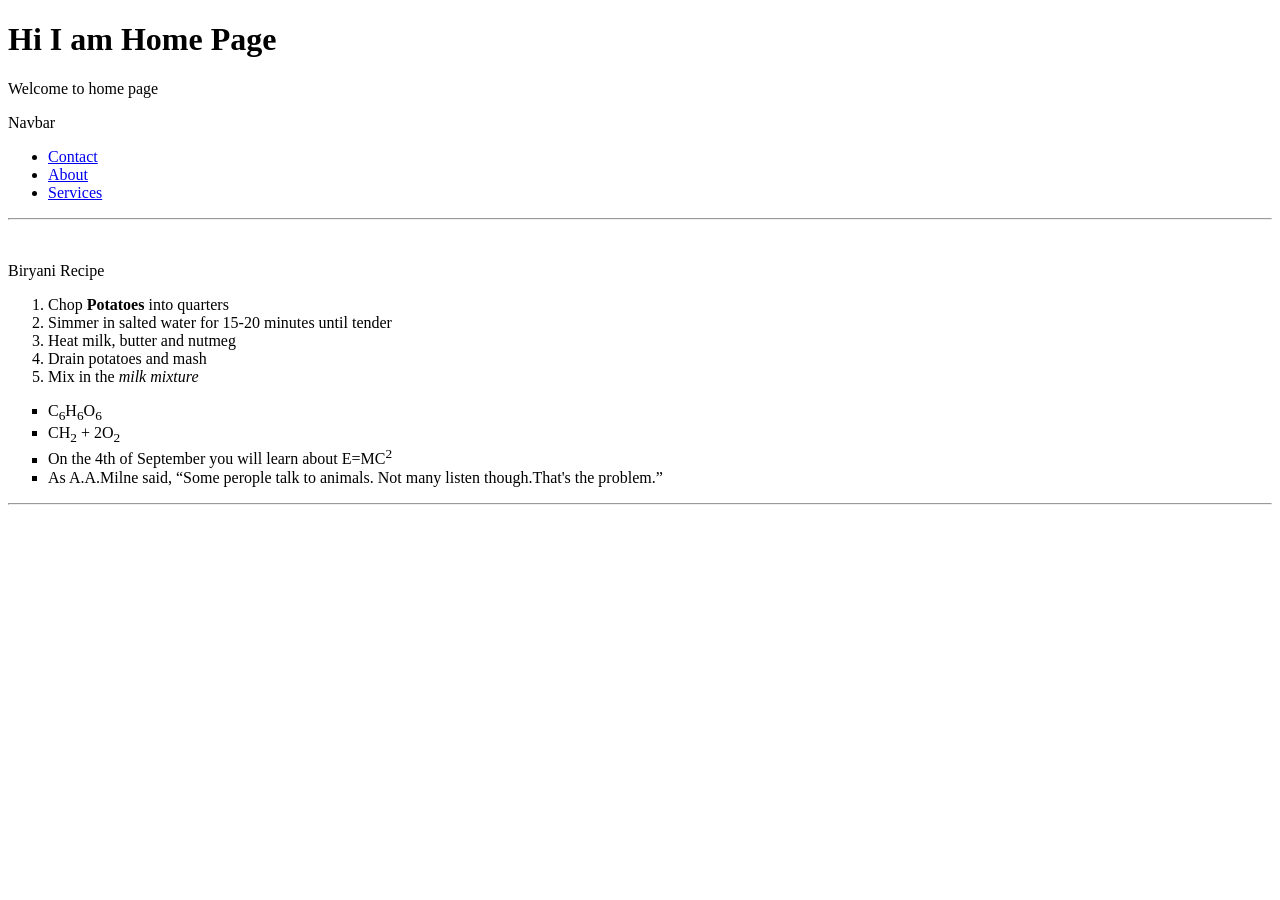
<file: Assignment 1/index.html>
<!doctype html>
<html lang="en">
  <head>
    <meta charset="UTF-8" />
    <meta name="viewport" content="width=device-width, initial-scale=1.0" />
    <title>Umair Homepage</title>
  </head>
  <body>
    <h1>Hi I am Home Page</h1>
    <p>Welcome to home page</p>
    <p>Navbar</p>
    <ul>
      <li><a href="./contact.html">Contact</a></li>
      <li><a href="./about.html">About</a></li>
      <li><a href="./service.html">Services</a></li>
    </ul>
    <hr>
    <br />
    
    
    <p>Biryani Recipe</p>
    <ol>
      <li>Chop <b>Potatoes</b> into quarters</li>
      <li>Simmer in salted water for 15-20 minutes until tender</li>
      <li>Heat milk, butter and nutmeg</li>
      <li>Drain potatoes and mash</li>
      <li>Mix in the <i>milk mixture</i></li>
      </ol>

      <ul type="square">
        <li>C<sub>6</sub>H<sub>6</sub>O<sub>6</sub></li>
        <li>CH<sub>2</sub> + 2O<sub>2</sub></li>
        <li>On the 4th of September you will learn about
            E=MC<sup>2</sup>
        </li>
        <li>As A.A.Milne said,  <q>Some perople talk to animals.
            Not many listen though.That's the problem.</q> 
        </li>
      </ul>
    <hr>
  </body>
</html>
</file>
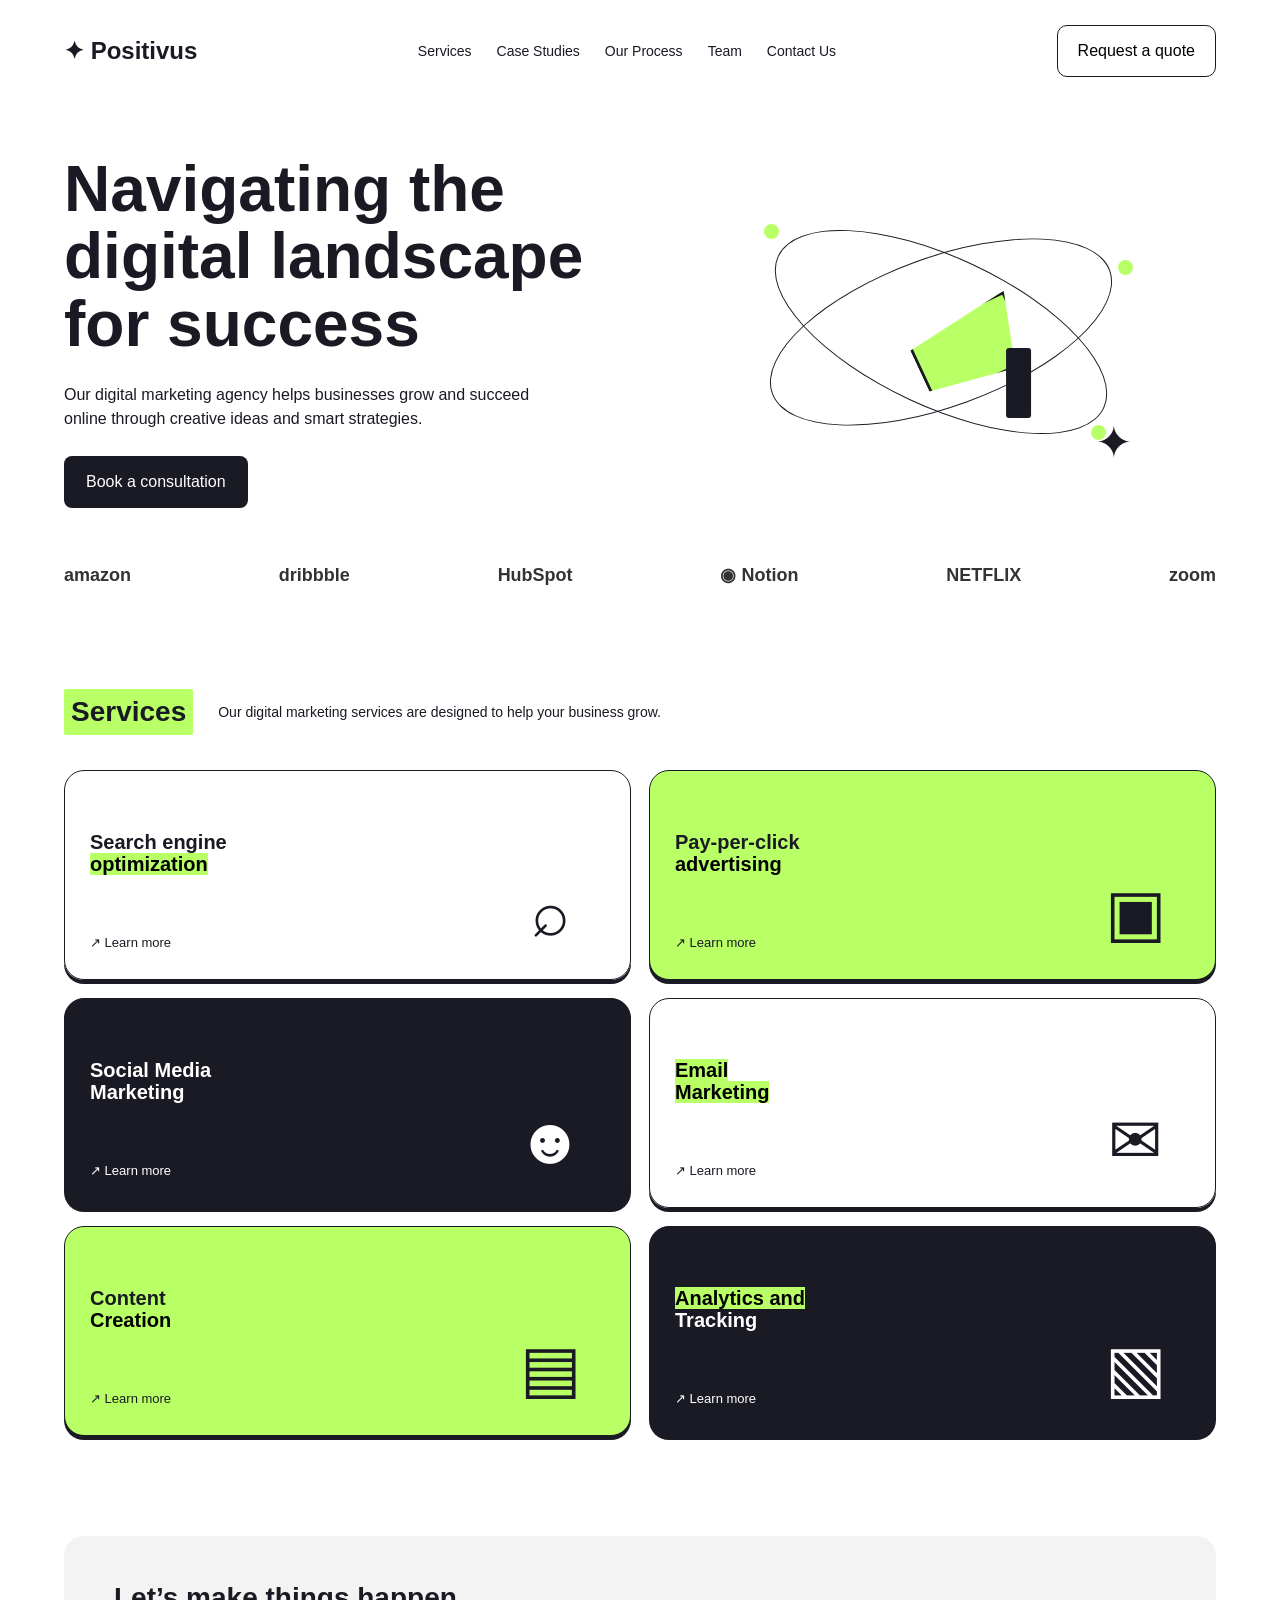
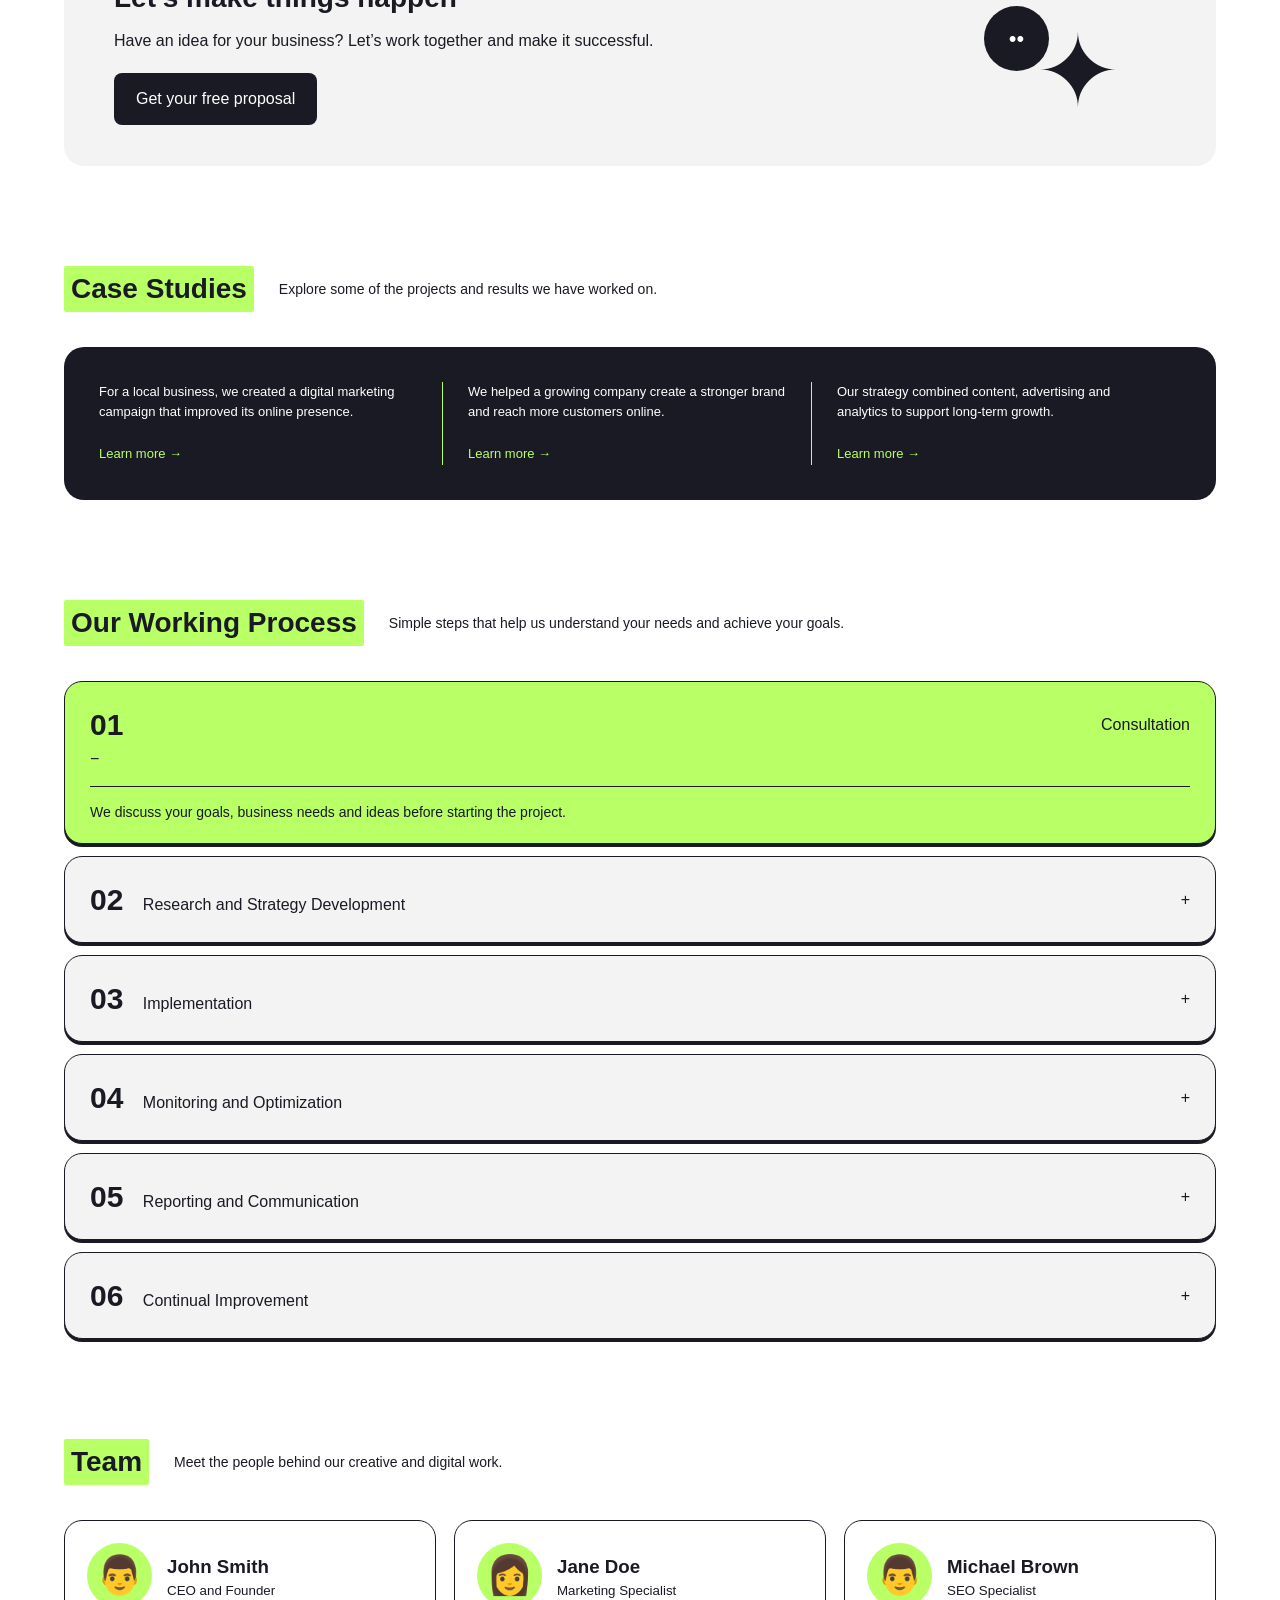
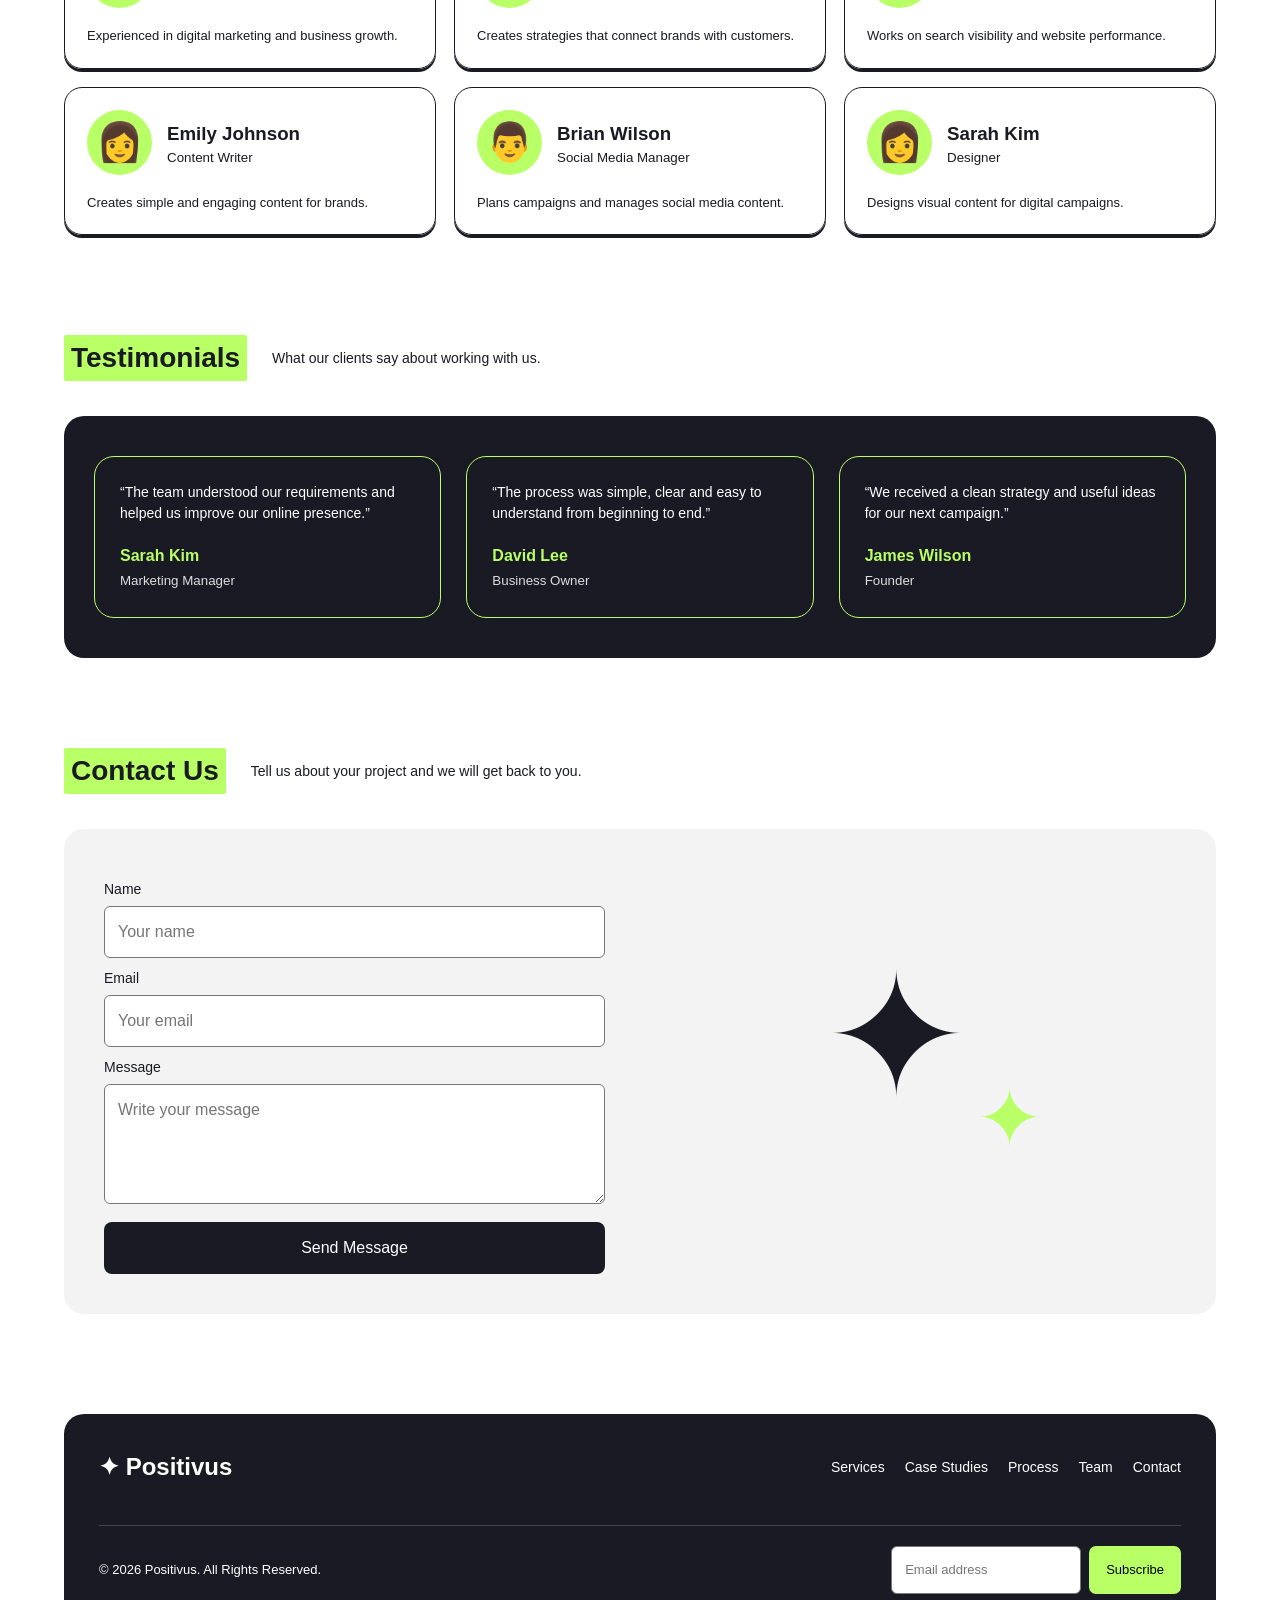
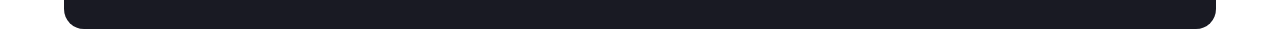
<file: Assignment 2/index.html>
<!DOCTYPE html>
<html lang="en">
<head>
    <meta charset="UTF-8">
    <meta name="viewport" content="width=device-width, initial-scale=1.0">
    <title>Positivus</title>
    <link rel="stylesheet" href="style.css">
</head>
<body>

<header class="navbar">
    <div class="logo">✦ Positivus</div>
    <nav>
        <a href="#services">Services</a>
        <a href="#cases">Case Studies</a>
        <a href="#process">Our Process</a>
        <a href="#team">Team</a>
        <a href="#contact">Contact Us</a>
    </nav>
    <button class="outline-btn">Request a quote</button>
</header>

<main>

    <section class="hero">
        <div class="hero-text">
            <h1>Navigating the<br>digital landscape<br>for success</h1>
            <p>
                Our digital marketing agency helps businesses grow and
                succeed online through creative ideas and smart strategies.
            </p>
            <button class="dark-btn">Book a consultation</button>
        </div>

        <div class="hero-art">
            <div class="orbit one"></div>
            <div class="orbit two"></div>
            <div class="megaphone">
                <div class="speaker"></div>
                <div class="handle"></div>
            </div>
            <span class="dot d1"></span>
            <span class="dot d2"></span>
            <span class="dot d3"></span>
            <span class="star">✦</span>
        </div>
    </section>

    <section class="companies">
        <span>amazon</span>
        <span>dribbble</span>
        <span>HubSpot</span>
        <span>◉ Notion</span>
        <span>NETFLIX</span>
        <span>zoom</span>
    </section>

    <section id="services">
        <div class="section-title">
            <h2>Services</h2>
            <p>Our digital marketing services are designed to help your business grow.</p>
        </div>

        <div class="service-grid">
            <div class="service-card light">
                <div>
                    <h3>Search engine<br><mark>optimization</mark></h3>
                    <a href="#">↗ Learn more</a>
                </div>
                <div class="small-art search-art">⌕</div>
            </div>

            <div class="service-card green">
                <div>
                    <h3>Pay-per-click<br><mark>advertising</mark></h3>
                    <a href="#">↗ Learn more</a>
                </div>
                <div class="small-art">▣</div>
            </div>

            <div class="service-card dark">
                <div>
                    <h3>Social Media<br>Marketing</h3>
                    <a href="#">↗ Learn more</a>
                </div>
                <div class="small-art">☻</div>
            </div>

            <div class="service-card light">
                <div>
                    <h3><mark>Email</mark><br><mark>Marketing</mark></h3>
                    <a href="#">↗ Learn more</a>
                </div>
                <div class="small-art">✉</div>
            </div>

            <div class="service-card green">
                <div>
                    <h3>Content<br><mark>Creation</mark></h3>
                    <a href="#">↗ Learn more</a>
                </div>
                <div class="small-art">▤</div>
            </div>

            <div class="service-card dark">
                <div>
                    <h3><mark>Analytics and</mark><br>Tracking</h3>
                    <a href="#">↗ Learn more</a>
                </div>
                <div class="small-art">▧</div>
            </div>
        </div>
    </section>

    <section class="cta">
        <div>
            <h2>Let’s make things happen</h2>
            <p>Have an idea for your business? Let’s work together and make it successful.</p>
            <button class="dark-btn">Get your free proposal</button>
        </div>
        <div class="cta-art">
            <span class="big-star">✦</span>
            <span class="circle-face">••</span>
        </div>
    </section>

    <section id="cases">
        <div class="section-title">
            <h2>Case Studies</h2>
            <p>Explore some of the projects and results we have worked on.</p>
        </div>

        <div class="case-box">
            <div>
                <p>For a local business, we created a digital marketing campaign that improved its online presence.</p>
                <a href="#">Learn more →</a>
            </div>
            <div>
                <p>We helped a growing company create a stronger brand and reach more customers online.</p>
                <a href="#">Learn more →</a>
            </div>
            <div>
                <p>Our strategy combined content, advertising and analytics to support long-term growth.</p>
                <a href="#">Learn more →</a>
            </div>
        </div>
    </section>

    <section id="process">
        <div class="section-title">
            <h2>Our Working Process</h2>
            <p>Simple steps that help us understand your needs and achieve your goals.</p>
        </div>

        <div class="process-list">
            <div class="process active">
                <div><b>01</b> Consultation</div>
                <span>−</span>
                <p>We discuss your goals, business needs and ideas before starting the project.</p>
            </div>
            <div class="process"><div><b>02</b> Research and Strategy Development</div><span>+</span></div>
            <div class="process"><div><b>03</b> Implementation</div><span>+</span></div>
            <div class="process"><div><b>04</b> Monitoring and Optimization</div><span>+</span></div>
            <div class="process"><div><b>05</b> Reporting and Communication</div><span>+</span></div>
            <div class="process"><div><b>06</b> Continual Improvement</div><span>+</span></div>
        </div>
    </section>

    <section id="team">
        <div class="section-title">
            <h2>Team</h2>
            <p>Meet the people behind our creative and digital work.</p>
        </div>

        <div class="team-grid">
            <div class="person"><div class="avatar">👨</div><h3>John Smith</h3><small>CEO and Founder</small><p>Experienced in digital marketing and business growth.</p></div>
            <div class="person"><div class="avatar">👩</div><h3>Jane Doe</h3><small>Marketing Specialist</small><p>Creates strategies that connect brands with customers.</p></div>
            <div class="person"><div class="avatar">👨</div><h3>Michael Brown</h3><small>SEO Specialist</small><p>Works on search visibility and website performance.</p></div>
            <div class="person"><div class="avatar">👩</div><h3>Emily Johnson</h3><small>Content Writer</small><p>Creates simple and engaging content for brands.</p></div>
            <div class="person"><div class="avatar">👨</div><h3>Brian Wilson</h3><small>Social Media Manager</small><p>Plans campaigns and manages social media content.</p></div>
            <div class="person"><div class="avatar">👩</div><h3>Sarah Kim</h3><small>Designer</small><p>Designs visual content for digital campaigns.</p></div>
        </div>
    </section>

    <section class="testimonials">
        <div class="section-title">
            <h2>Testimonials</h2>
            <p>What our clients say about working with us.</p>
        </div>
        <div class="testimonial-box">
            <div class="quote">
                <p>“The team understood our requirements and helped us improve our online presence.”</p>
                <b>Sarah Kim</b><small>Marketing Manager</small>
            </div>
            <div class="quote">
                <p>“The process was simple, clear and easy to understand from beginning to end.”</p>
                <b>David Lee</b><small>Business Owner</small>
            </div>
            <div class="quote">
                <p>“We received a clean strategy and useful ideas for our next campaign.”</p>
                <b>James Wilson</b><small>Founder</small>
            </div>
        </div>
    </section>

    <section id="contact">
        <div class="section-title">
            <h2>Contact Us</h2>
            <p>Tell us about your project and we will get back to you.</p>
        </div>

        <div class="contact-box">
            <form>
                <label>Name</label>
                <input type="text" placeholder="Your name">

                <label>Email</label>
                <input type="email" placeholder="Your email">

                <label>Message</label>
                <textarea placeholder="Write your message"></textarea>

                <button class="dark-btn" type="submit">Send Message</button>
            </form>

            <div class="contact-art">
                <span class="contact-star">✦</span>
                <span class="contact-star small">✦</span>
            </div>
        </div>
    </section>

</main>

<footer>
    <div class="footer-top">
        <div class="logo">✦ Positivus</div>
        <div class="footer-links">
            <a href="#services">Services</a>
            <a href="#cases">Case Studies</a>
            <a href="#process">Process</a>
            <a href="#team">Team</a>
            <a href="#contact">Contact</a>
        </div>
    </div>
    <div class="footer-bottom">
        <p>© 2026 Positivus. All Rights Reserved.</p>
        <div class="subscribe">
            <input type="email" placeholder="Email address">
            <button>Subscribe</button>
        </div>
    </div>
</footer>

<script src="app.js"></script>
</body>
</html>
</file>
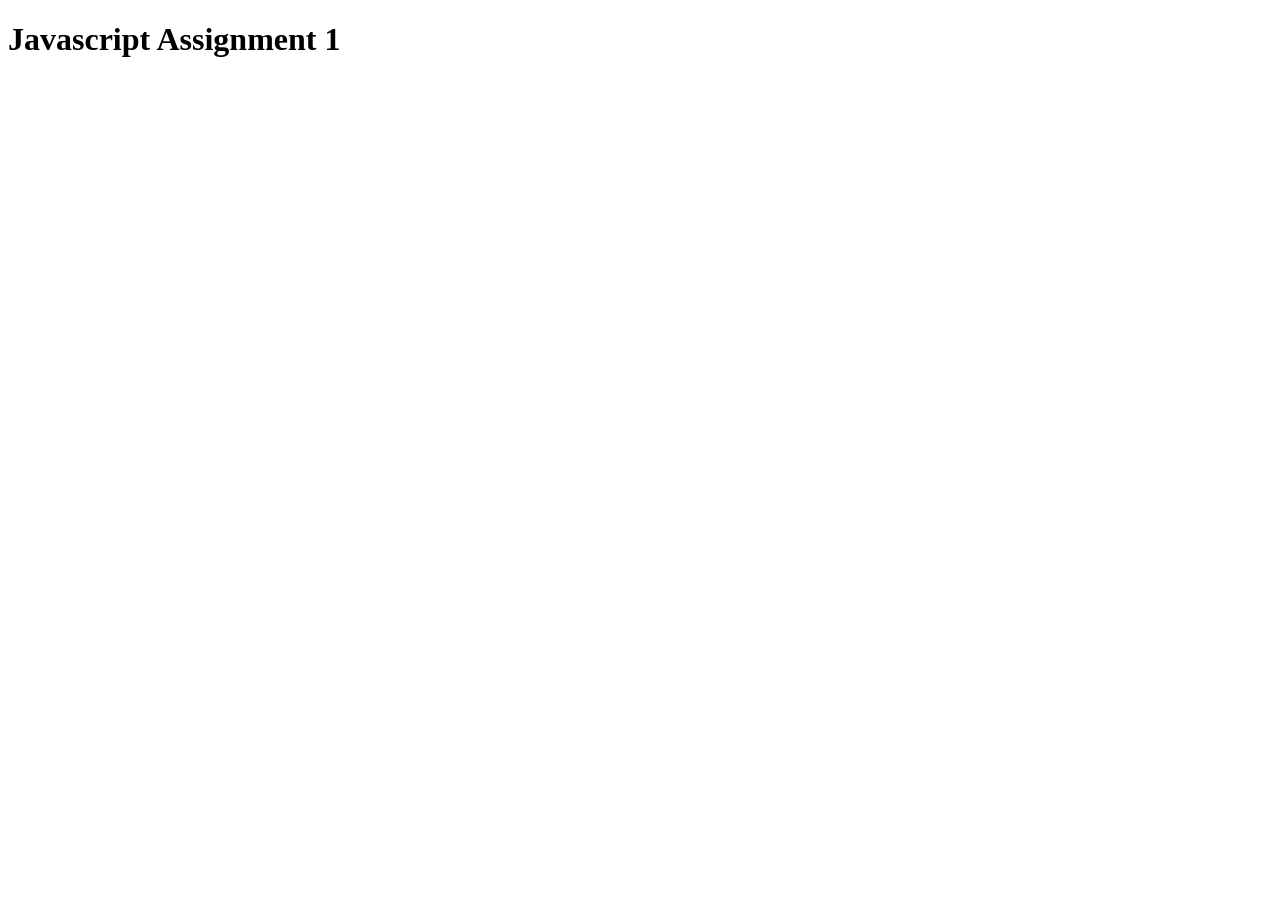
<file: Javascript Assignment 1/index.html>
<!DOCTYPE html>
<html lang="en">
<head>
    <meta charset="UTF-8">
    <meta name="viewport" content="width=device-width, initial-scale=1.0">
    <title>Javascript Assignment 1

    </title>
</head>
<body>
    
    <h1>Javascript Assignment 1</h1>
    <script src="app.js"></script>
</body>

</html>
</file>
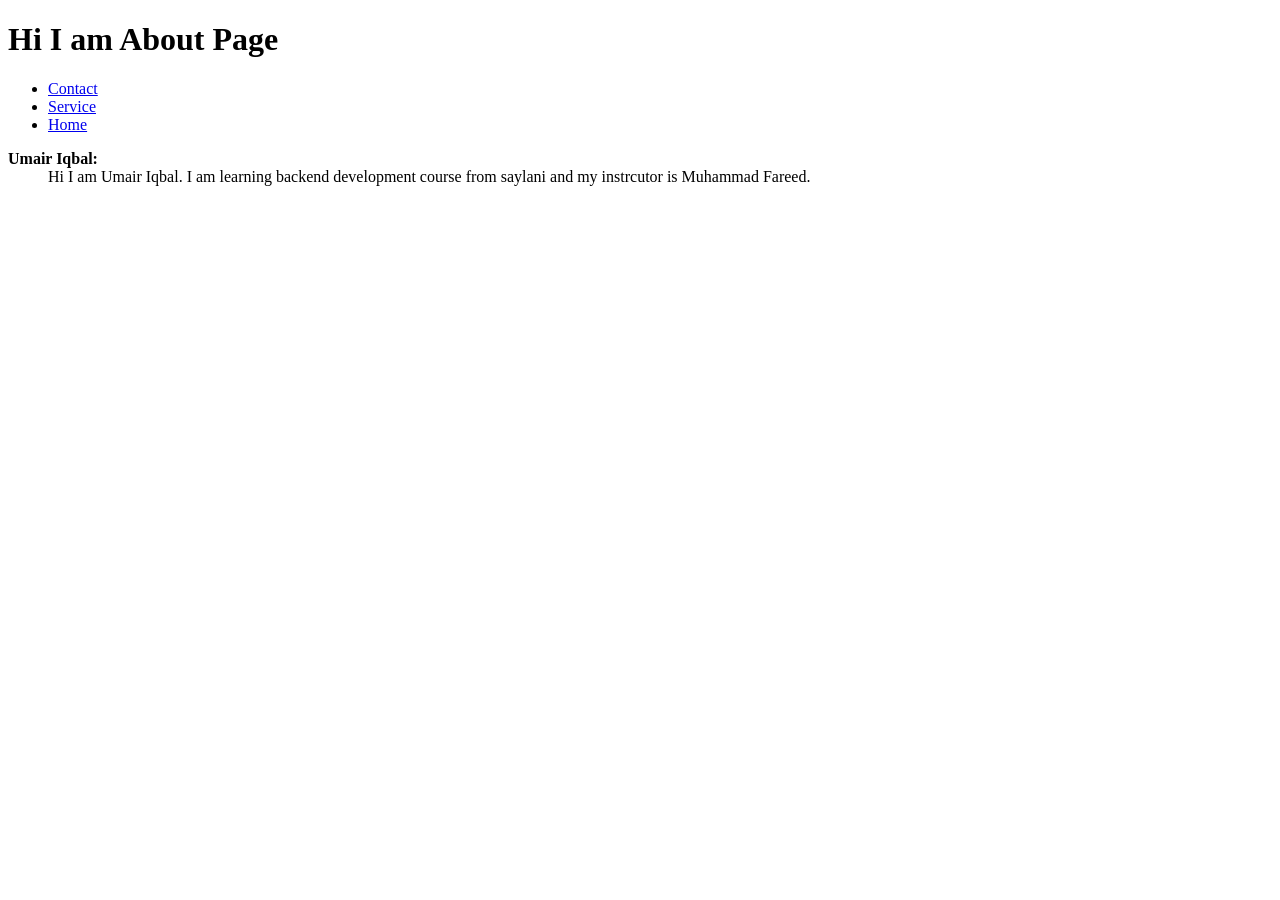
<file: Assignment 1/about.html>
<!DOCTYPE html>
<html lang="en">
<head>
    <meta charset="UTF-8">
    <meta name="viewport" content="width=device-width, initial-scale=1.0">
    <title>Umair About Page</title>
</head>
<body>
    <h1>Hi I am About Page</h1>
    <ul>
        <li><a href="./contact.html">Contact</a></li>
        <li><a href="./service.html">Service</a></li>
        <li><a href="./index.html">Home</a></li>
    </ul>

    <dl>  
        <dt><b>Umair Iqbal: </b></dt>
        <dd>Hi I am Umair Iqbal. I am learning backend
            development course from saylani and my
            instrcutor is Muhammad Fareed.
        </dd>
    </dl>
    
</body>
</html>
</file>
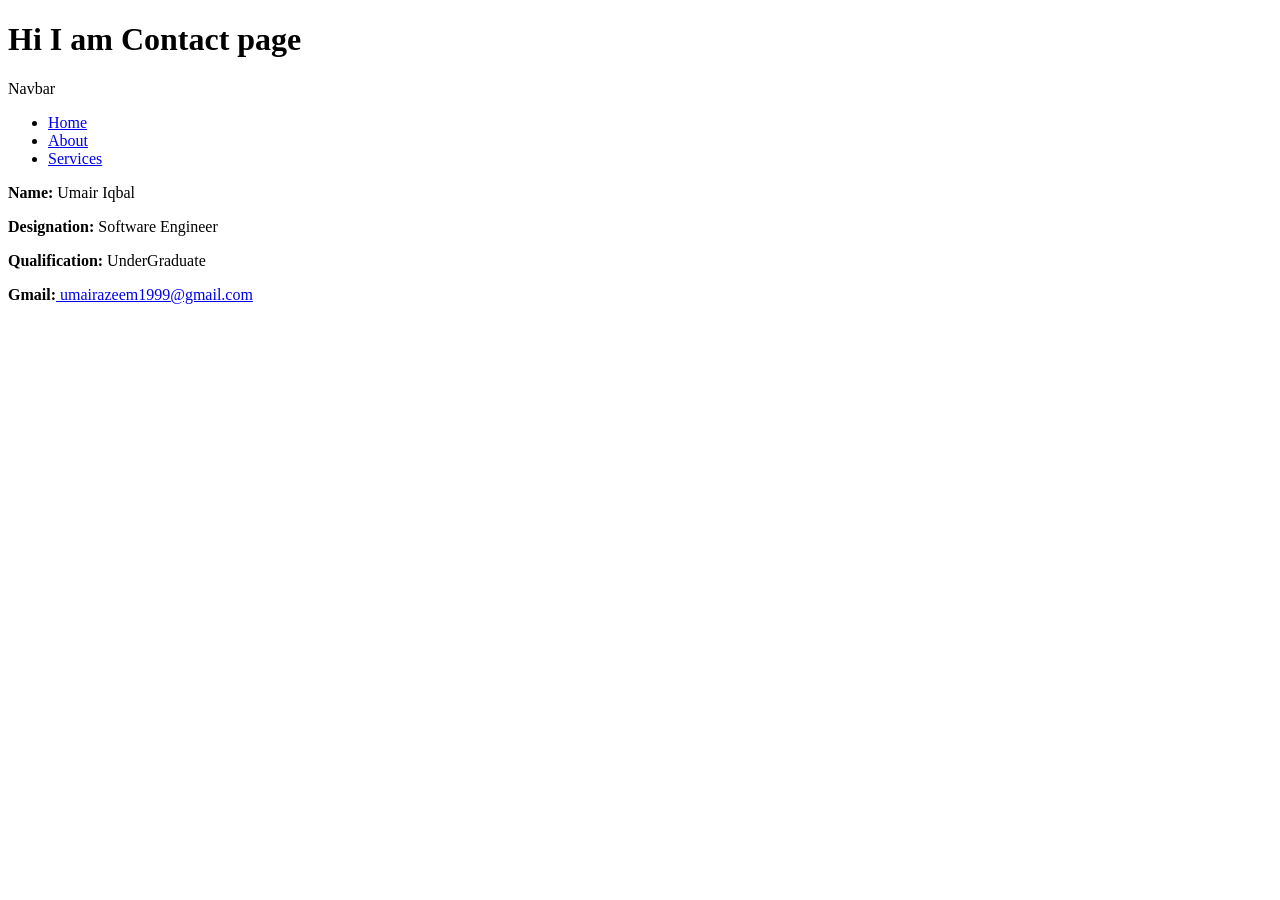
<file: Assignment 1/contact.html>
<!DOCTYPE html>
<html lang="en">
<head>
    <meta charset="UTF-8">
    <meta name="viewport" content="width=device-width, initial-scale=1.0">
    <title>Umair Contact Page</title>
</head>
<body>
    <h1>Hi I am Contact page</h1>
    <p>Navbar</p>
    <ul>
        <li><a href="./index.html">Home</a></li>
        <li><a href="./about.html">About</a></li>
        <li><a href="./service.html">Services</a></li>
    </ul>
    <p><b>Name: </b>Umair Iqbal</p>
    <p><b>Designation: </b>Software Engineer</p>
    <p><b>Qualification: </b>UnderGraduate</p>
    <p><b>Gmail:</b><a href="https://mail.google.com/mail/u/0/#inbox" target="_blank">
        umairazeem1999@gmail.com</a></p>
    
</body>
</html>
</file>
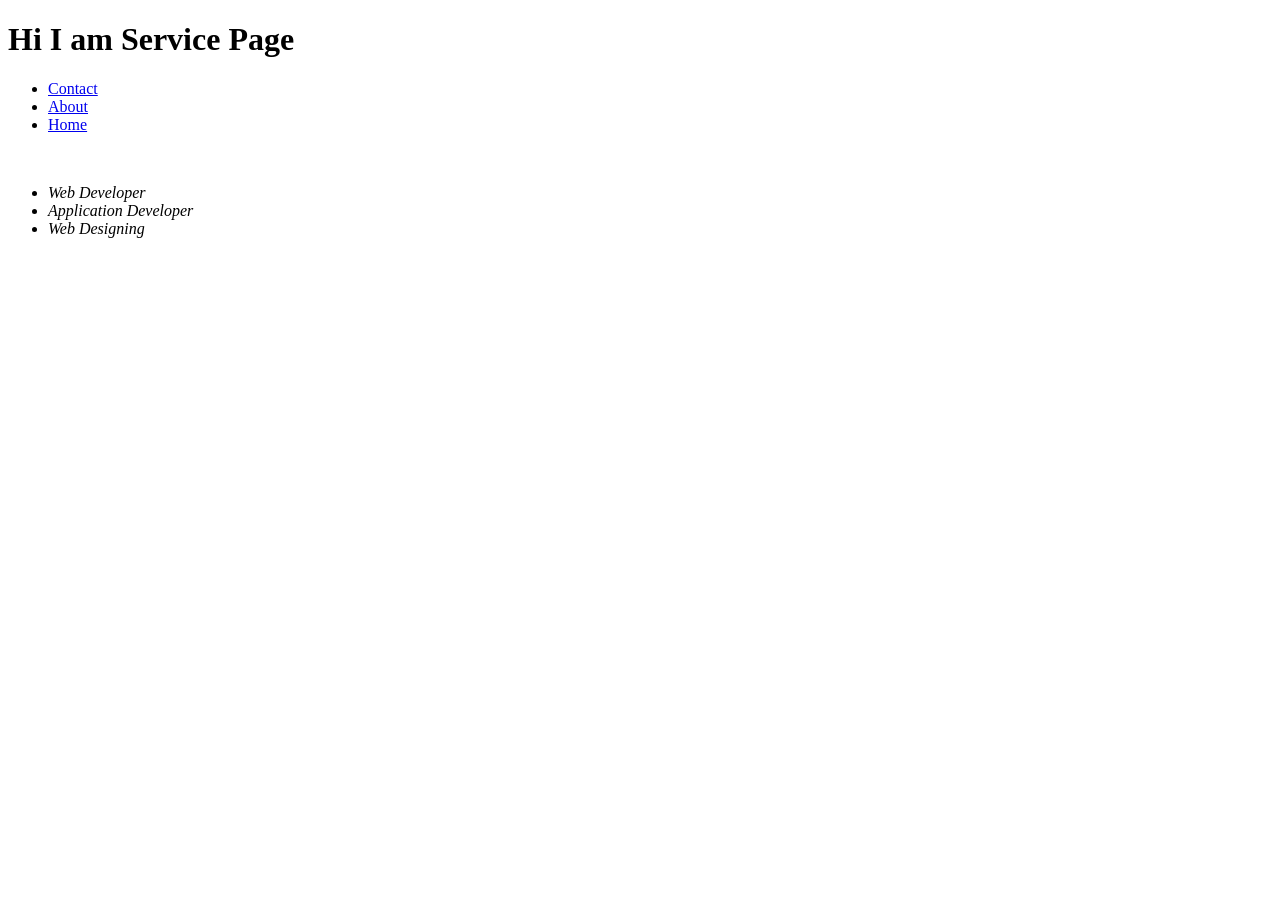
<file: Assignment 1/service.html>
<!DOCTYPE html>
<html lang="en">
<head>
    <meta charset="UTF-8">
    <meta name="viewport" content="width=device-width, initial-scale=1.0">
    <title>Umair Service Page</title>
</head>
<body>
    <h1>Hi I am Service Page </h1>
    <ul>
        <li><a href="./contact.html">Contact</a></li>
        <li><a href="./about.html">About</a></li>
        <li><a href="./index.html">Home</a></li>
    </ul>
    <br>
    <ul>
        <li><i>Web Developer</i></li>
        <li><i>Application Developer</i></li>
        <li><i>Web Designing</i></li>
    </ul>
</body>
</html>
</file>
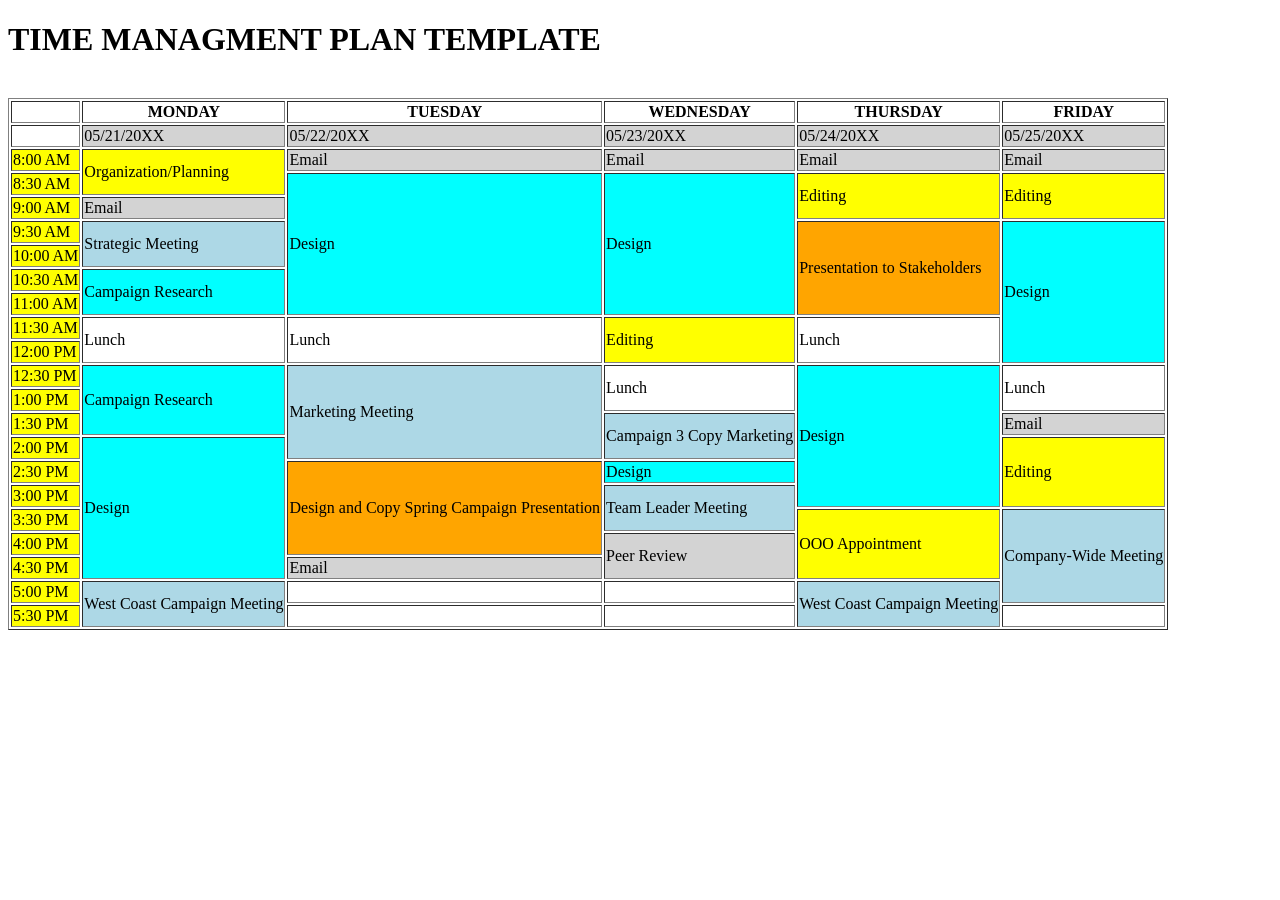
<file: Assignment 1/timetable.html>
<!DOCTYPE html>
<html lang="en">
<head>
    <meta charset="UTF-8">
    <meta name="viewport" content="width=device-width, initial-scale=1.0">
    <title>Umair Time Management Template</title>
</head>
<body>
    <h1>TIME MANAGMENT PLAN TEMPLATE</h1>
<br>
<table border="1">
    <tr>
    <th></th>
    <th>MONDAY</th>
    <th>TUESDAY</th>
    <th>WEDNESDAY</th>
    <th>THURSDAY</th>
    <th>FRIDAY</th>
    </tr>
    <tr>
        <td></td>
        <td bgcolor="lightgrey">05/21/20XX</td>
        <td bgcolor="lightgrey">05/22/20XX</td>
        <td bgcolor="lightgrey">05/23/20XX</td>
        <td bgcolor="lightgrey">05/24/20XX</td>
        <td bgcolor="lightgrey">05/25/20XX</td>
    </tr>
    <tr>
        <td bgcolor="yellow">8:00 AM</td>
        <td rowspan="2" bgcolor="yellow">Organization/Planning</td>
        <td bgcolor="lightgrey">Email</td>
        <td bgcolor="lightgrey">Email</td>
        <td bgcolor="lightgrey">Email</td>
        <td bgcolor="lightgrey">Email</td>
    </tr>
    <tr>
        <td bgcolor="yellow">8:30 AM</td>
        <td rowspan="6" bgcolor="cyan">Design</td>
        <td rowspan="6" bgcolor="cyan">Design</td>
        <td rowspan="2" bgcolor="yellow">Editing</td>
        <td rowspan="2" bgcolor="yellow">Editing</td>
    </tr>
    <tr>
        <td bgcolor="yellow">9:00 AM</td>
        <td bgcolor="lightgrey">Email</td>
    </tr>
    <tr>
        <td bgcolor="yellow">9:30 AM</td>
        <td rowspan="2" bgcolor="lightblue">Strategic Meeting</td>
        <td rowspan="4" bgcolor="orange">Presentation to Stakeholders</td>
        <td rowspan="6" bgcolor="cyan">Design</td>
        
    </tr>
    <tr>
        <td nowrap bgcolor="yellow">10:00 AM</td>
    </tr>
    <tr>
        <td bgcolor="yellow">10:30 AM</td>
        <td rowspan="2" bgcolor="cyan">Campaign Research</td>
    </tr>
    <tr>
        <td bgcolor="yellow">11:00 AM</td>
        
    </tr>
    <tr>
        <td bgcolor="yellow">11:30 AM</td>
        <td rowspan="2">Lunch</td>
        <td rowspan="2">Lunch</td>
        <td rowspan="2" bgcolor="yellow">Editing</td>
        <td rowspan="2">Lunch</td>
    </tr>
    <tr>
        <td bgcolor="yellow">12:00 PM</td>
    </tr>
    <tr>
        <td bgcolor="yellow">12:30 PM</td>
        <td rowspan="3" bgcolor="cyan">Campaign Research</td>
        <td rowspan="4" bgcolor="lightblue">Marketing Meeting</td>
        <td rowspan="2">Lunch</td>
        <td rowspan="6" bgcolor="cyan">Design</td>
        <td rowspan="2">Lunch</td>
    </tr>
    <tr>
        <td bgcolor="yellow">1:00 PM</td>
    </tr>
    <tr>
        <td bgcolor="yellow">1:30 PM</td>
        <td rowspan="2" bgcolor="lightblue">Campaign 3 Copy Marketing</td>
        <td bgcolor="lightgrey">Email</td>
    </tr>
    <tr>
        <td bgcolor="yellow">2:00 PM</td>
        <td rowspan="6" bgcolor="cyan">Design</td>
        <td rowspan="3" bgcolor="yellow">Editing</td>
    </tr>
    <tr>
        <td bgcolor="yellow">2:30 PM</td>
        <td rowspan="4" bgcolor="orange">Design and Copy Spring Campaign Presentation </td>
        <td bgcolor="cyan">Design</td>
    </tr>
    <tr>
        <td bgcolor="yellow">3:00 PM</td>
        <td rowspan="2" bgcolor="lightblue">Team Leader Meeting</td>
    </tr>
    <tr>
        <td bgcolor="yellow">3:30 PM</td>
        <td rowspan="3" bgcolor="yellow">OOO Appointment</td>
        <td rowspan="4" bgcolor="lightblue">Company-Wide Meeting</td>
    </tr>
    <tr>
        <td bgcolor="yellow">4:00 PM</td>
        <td rowspan="2" bgcolor="lightgrey">Peer Review</td>
    </tr>
    <tr>
        <td bgcolor="yellow">4:30 PM</td>
        <td bgcolor="lightgrey">Email</td>
    </tr>
    <tr>
        <td bgcolor="yellow">5:00 PM</td>
        <td rowspan="2" bgcolor="lightblue">West Coast Campaign Meeting</td>
        <td></td>
        <td></td>
        <td rowspan="2" bgcolor="lightblue">West Coast Campaign Meeting</td>
        
    </tr>
    <tr>
        <td bgcolor="yellow">5:30 PM</td>
        <td></td>
        <td></td>
        <td></td>
    </tr>
</table>

</body>
</html>
</file>
<file: Assignment 2/style.css>
* {
    margin: 0;
    padding: 0;
    box-sizing: border-box;
}

html {
    scroll-behavior: smooth;
}

body {
    font-family: Arial, Helvetica, sans-serif;
    color: #191a23;
    background: #ffffff;
    line-height: 1.5;
}

a {
    color: inherit;
    text-decoration: none;
}

button {
    font: inherit;
    cursor: pointer;
}

.navbar {
    width: 90%;
    max-width: 1200px;
    margin: 25px auto;
    display: flex;
    align-items: center;
    justify-content: space-between;
    gap: 25px;
}

.logo {
    font-size: 24px;
    font-weight: bold;
}

.navbar nav {
    display: flex;
    gap: 25px;
    font-size: 14px;
}

.navbar nav a:hover,
.footer-links a:hover {
    text-decoration: underline;
}

.outline-btn {
    background: white;
    border: 1px solid #191a23;
    border-radius: 10px;
    padding: 13px 20px;
}

.hero {
    width: 90%;
    max-width: 1200px;
    margin: 75px auto 45px;
    display: grid;
    grid-template-columns: 1fr 1fr;
    align-items: center;
    gap: 50px;
}

.hero h1 {
    font-size: clamp(40px, 5vw, 64px);
    line-height: 1.05;
    margin-bottom: 25px;
}

.hero p {
    max-width: 500px;
    margin-bottom: 25px;
}

.dark-btn {
    background: #191a23;
    color: white;
    border: none;
    border-radius: 8px;
    padding: 14px 22px;
}

.dark-btn:hover {
    opacity: .85;
}

.hero-art {
    height: 360px;
    position: relative;
}

.orbit {
    position: absolute;
    width: 360px;
    height: 150px;
    border: 1px solid #191a23;
    border-radius: 50%;
    left: 50%;
    top: 50%;
    transform: translate(-50%, -50%) rotate(-20deg);
}

.orbit.two {
    transform: translate(-50%, -50%) rotate(25deg);
}

.megaphone {
    position: absolute;
    left: 45%;
    top: 42%;
    width: 145px;
    height: 75px;
    transform: rotate(-25deg);
}

.speaker {
    width: 110px;
    height: 75px;
    background: #b9ff66;
    border: 3px solid #191a23;
    clip-path: polygon(0 20%, 100% 0, 80% 100%, 0 80%);
}

.handle {
    position: absolute;
    width: 25px;
    height: 70px;
    background: #191a23;
    left: 72px;
    top: 55px;
    transform: rotate(25deg);
    border-radius: 3px;
}

.dot {
    position: absolute;
    width: 15px;
    height: 15px;
    border-radius: 50%;
    background: #b9ff66;
}

.d1 { left: 18%; top: 20%; }
.d2 { right: 15%; top: 30%; }
.d3 { right: 20%; bottom: 20%; }

.star {
    position: absolute;
    right: 15%;
    bottom: 10%;
    font-size: 45px;
}

.companies {
    width: 90%;
    max-width: 1200px;
    margin: 50px auto 100px;
    display: flex;
    justify-content: space-between;
    align-items: center;
    gap: 20px;
    color: #333;
    font-size: 18px;
    font-weight: bold;
    flex-wrap: wrap;
}

section {
    width: 90%;
    max-width: 1200px;
    margin: 0 auto 100px;
}

.section-title {
    display: flex;
    align-items: center;
    gap: 25px;
    margin-bottom: 35px;
}

.section-title h2 {
    font-size: 28px;
    background: #b9ff66;
    padding: 2px 7px;
    border-radius: 2px;
}

.section-title p {
    max-width: 600px;
    font-size: 14px;
}

.service-grid {
    display: grid;
    grid-template-columns: 1fr 1fr;
    gap: 18px;
}

.service-card {
    min-height: 210px;
    border: 1px solid #191a23;
    border-radius: 20px;
    padding: 25px;
    display: flex;
    justify-content: space-between;
    align-items: flex-end;
    box-shadow: 0 4px 0 #191a23;
}

.service-card h3 {
    font-size: 20px;
    line-height: 1.1;
    margin-bottom: 55px;
}

.service-card mark {
    background: #b9ff66;
}

.service-card a {
    font-size: 13px;
}

.service-card.dark {
    background: #191a23;
    color: white;
}

.service-card.green {
    background: #b9ff66;
}

.small-art {
    width: 110px;
    height: 90px;
    display: grid;
    place-items: center;
    font-size: 65px;
}

.cta {
    background: #f3f3f3;
    border-radius: 20px;
    padding: 40px 50px;
    display: flex;
    justify-content: space-between;
    align-items: center;
}

.cta h2 {
    font-size: 28px;
    margin-bottom: 10px;
}

.cta p {
    max-width: 550px;
    margin-bottom: 20px;
}

.cta-art {
    width: 260px;
    height: 150px;
    position: relative;
}

.big-star {
    position: absolute;
    font-size: 100px;
    left: 50%;
    top: 20px;
}

.circle-face {
    position: absolute;
    left: 30%;
    top: 30px;
    width: 65px;
    height: 65px;
    border-radius: 50%;
    background: #191a23;
    color: white;
    display: grid;
    place-items: center;
    font-size: 22px;
}

.case-box {
    background: #191a23;
    color: white;
    border-radius: 20px;
    padding: 35px;
    display: grid;
    grid-template-columns: repeat(3, 1fr);
    gap: 25px;
}

.case-box > div {
    padding-right: 25px;
    border-right: 1px solid #b9ff66;
}

.case-box > div:last-child {
    border: none;
}

.case-box p {
    font-size: 13px;
    margin-bottom: 20px;
}

.case-box a {
    color: #b9ff66;
    font-size: 13px;
}

.process-list {
    display: flex;
    flex-direction: column;
    gap: 12px;
}

.process {
    border: 1px solid #191a23;
    box-shadow: 0 3px 0 #191a23;
    border-radius: 18px;
    padding: 20px 25px;
    background: #f3f3f3;
    display: flex;
    justify-content: space-between;
    align-items: center;
}

.process b {
    font-size: 30px;
    margin-right: 15px;
}

.process.active {
    background: #b9ff66;
    display: block;
}

.process.active > div {
    display: flex;
    align-items: center;
    justify-content: space-between;
}

.process.active p {
    border-top: 1px solid #191a23;
    margin-top: 15px;
    padding-top: 15px;
    font-size: 14px;
}

.team-grid {
    display: grid;
    grid-template-columns: repeat(3, 1fr);
    gap: 18px;
}

.person {
    border: 1px solid #191a23;
    border-radius: 18px;
    padding: 22px;
    box-shadow: 0 3px 0 #191a23;
}

.avatar {
    width: 65px;
    height: 65px;
    border-radius: 50%;
    background: #b9ff66;
    display: grid;
    place-items: center;
    font-size: 38px;
    float: left;
    margin-right: 15px;
}

.person h3 {
    padding-top: 10px;
}

.person small {
    display: block;
}

.person p {
    clear: both;
    padding-top: 18px;
    font-size: 13px;
}

.testimonials {
    margin-bottom: 90px;
}

.testimonial-box {
    background: #191a23;
    color: white;
    border-radius: 20px;
    padding: 40px 30px;
    display: grid;
    grid-template-columns: repeat(3, 1fr);
    gap: 25px;
}

.quote {
    border: 1px solid #b9ff66;
    border-radius: 20px;
    padding: 25px;
}

.quote p {
    font-size: 14px;
    margin-bottom: 20px;
}

.quote b {
    color: #b9ff66;
    display: block;
}

.quote small {
    color: #ddd;
}

.contact-box {
    background: #f3f3f3;
    border-radius: 20px;
    padding: 40px;
    display: grid;
    grid-template-columns: 1fr 1fr;
    gap: 70px;
}

form {
    display: flex;
    flex-direction: column;
}

label {
    font-size: 14px;
    margin: 10px 0 6px;
}

input, textarea {
    border: 1px solid #777;
    border-radius: 6px;
    padding: 13px;
    font: inherit;
    background: white;
}

textarea {
    height: 120px;
    resize: vertical;
    margin-bottom: 18px;
}

.contact-art {
    min-height: 300px;
    position: relative;
}

.contact-star {
    position: absolute;
    top: 40px;
    left: 30%;
    font-size: 170px;
}

.contact-star.small {
    color: #b9ff66;
    font-size: 80px;
    top: 190px;
    left: 60%;
}

footer {
    background: #191a23;
    color: white;
    width: 90%;
    max-width: 1200px;
    margin: 0 auto 20px;
    padding: 35px;
    border-radius: 20px;
}

.footer-top,
.footer-bottom {
    display: flex;
    justify-content: space-between;
    align-items: center;
    gap: 25px;
}

.footer-links {
    display: flex;
    gap: 20px;
    font-size: 14px;
}

.footer-bottom {
    margin-top: 40px;
    padding-top: 20px;
    border-top: 1px solid #444;
    font-size: 13px;
}

.subscribe {
    display: flex;
    gap: 8px;
}

.subscribe input {
    width: 190px;
}

.subscribe button {
    border: none;
    background: #b9ff66;
    padding: 12px 17px;
    border-radius: 7px;
}

@media (max-width: 800px) {
    .navbar {
        flex-wrap: wrap;
    }

    .navbar nav {
        order: 3;
        width: 100%;
        justify-content: center;
        flex-wrap: wrap;
    }

    .hero,
    .contact-box {
        grid-template-columns: 1fr;
    }

    .hero-art {
        height: 280px;
    }

    .service-grid,
    .team-grid {
        grid-template-columns: 1fr;
    }

    .case-box,
    .testimonial-box {
        grid-template-columns: 1fr;
    }

    .case-box > div {
        border-right: none;
        border-bottom: 1px solid #b9ff66;
        padding: 0 0 20px;
    }

    .section-title {
        align-items: flex-start;
        flex-direction: column;
        gap: 10px;
    }

    .companies {
        justify-content: center;
    }

    .cta {
        flex-direction: column;
        align-items: flex-start;
    }

    .footer-top,
    .footer-bottom {
        flex-direction: column;
        align-items: flex-start;
    }

    .footer-links {
        flex-wrap: wrap;
    }
}
</file>
